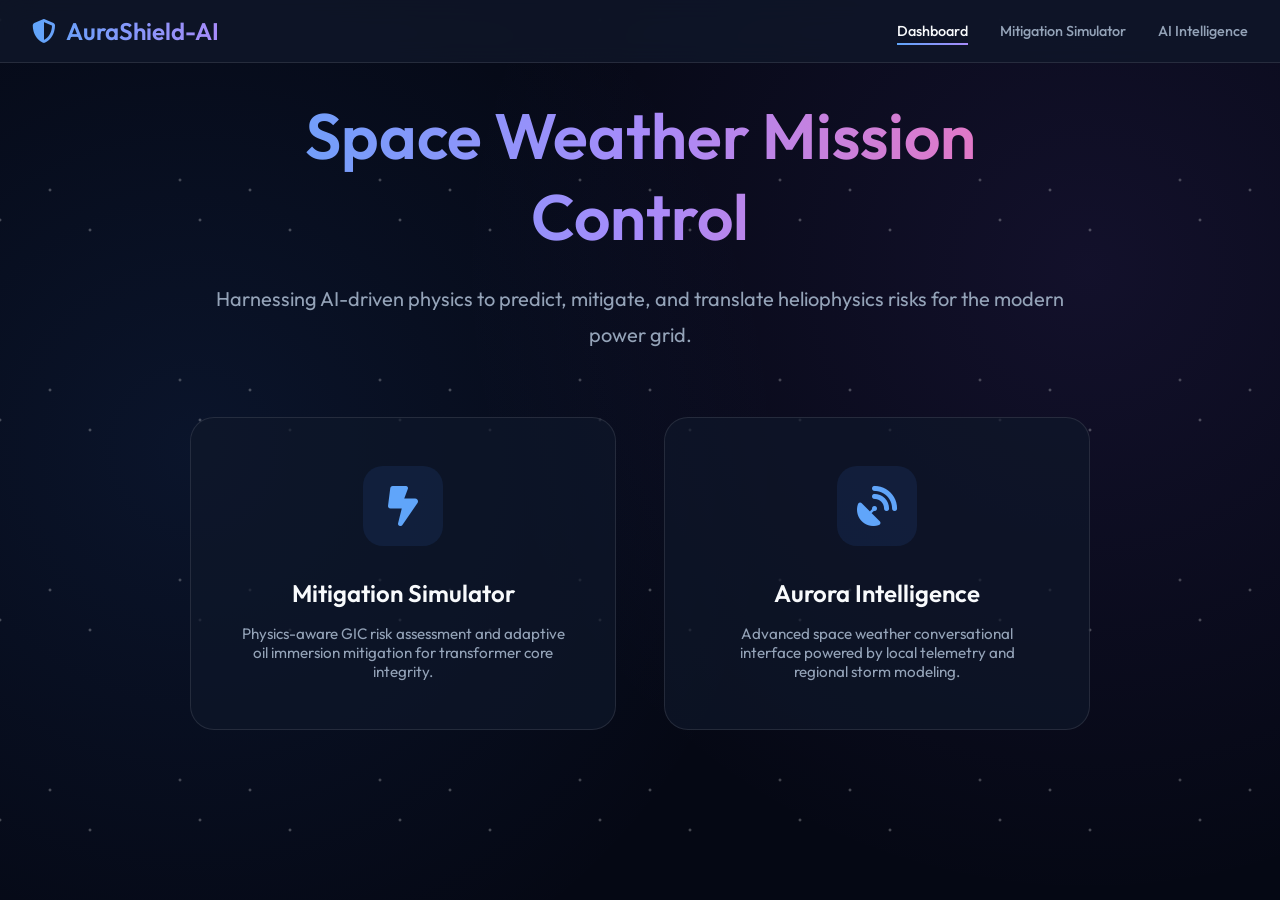
<file: space-weather-chatbot/frontend/index.html>
<!DOCTYPE html>
<html lang="en">
<head>
    <meta charset="UTF-8">
    <meta name="viewport" content="width=device-width, initial-scale=1.0">
    <title>AuraShield-AI | Mission Control Dashboard</title>
    <link rel="preconnect" href="https://fonts.googleapis.com">
    <link rel="preconnect" href="https://fonts.gstatic.com" crossorigin>
    <link href="https://fonts.googleapis.com/css2?family=Outfit:wght@300;400;500;600&display=swap" rel="stylesheet">
    <link href="https://cdnjs.cloudflare.com/ajax/libs/font-awesome/6.4.0/css/all.min.css" rel="stylesheet">
    <link rel="stylesheet" href="style.css">
</head>
<body>

    <div class="stars"></div>

    <nav>
        <div class="nav-brand">
            <i class="fa-solid fa-shield-halved"></i>
            AuraShield-AI
        </div>
        <div class="nav-links">
            <a href="index.html" class="active">Dashboard</a>
            <a href="simulator.html">Mitigation Simulator</a>
            <a href="chatbot.html">AI Intelligence</a>
        </div>
    </nav>

    <main class="single-page-container">
        <section class="hero-section">
            <h1 class="hero-title">Space Weather Mission Control</h1>
            <p class="hero-subtitle">
                Harnessing AI-driven physics to predict, mitigate, and translate heliophysics risks for the modern power grid.
            </p>

            <div class="tool-grid">
                <!-- Simulation Card -->
                <a href="simulator.html" class="tool-card">
                    <div class="tool-icon">
                        <i class="fa-solid fa-bolt-lightning"></i>
                    </div>
                    <h3>Mitigation Simulator</h3>
                    <p>Physics-aware GIC risk assessment and adaptive oil immersion mitigation for transformer core integrity.</p>
                </a>

                <!-- Intelligence Card -->
                <a href="chatbot.html" class="tool-card">
                    <div class="tool-icon">
                        <i class="fa-solid fa-satellite-dish"></i>
                    </div>
                    <h3>Aurora Intelligence</h3>
                    <p>Advanced space weather conversational interface powered by local telemetry and regional storm modeling.</p>
                </a>
            </div>
        </section>
    </main>

    <script src="script.js"></script>
</body>
</html>
</file>
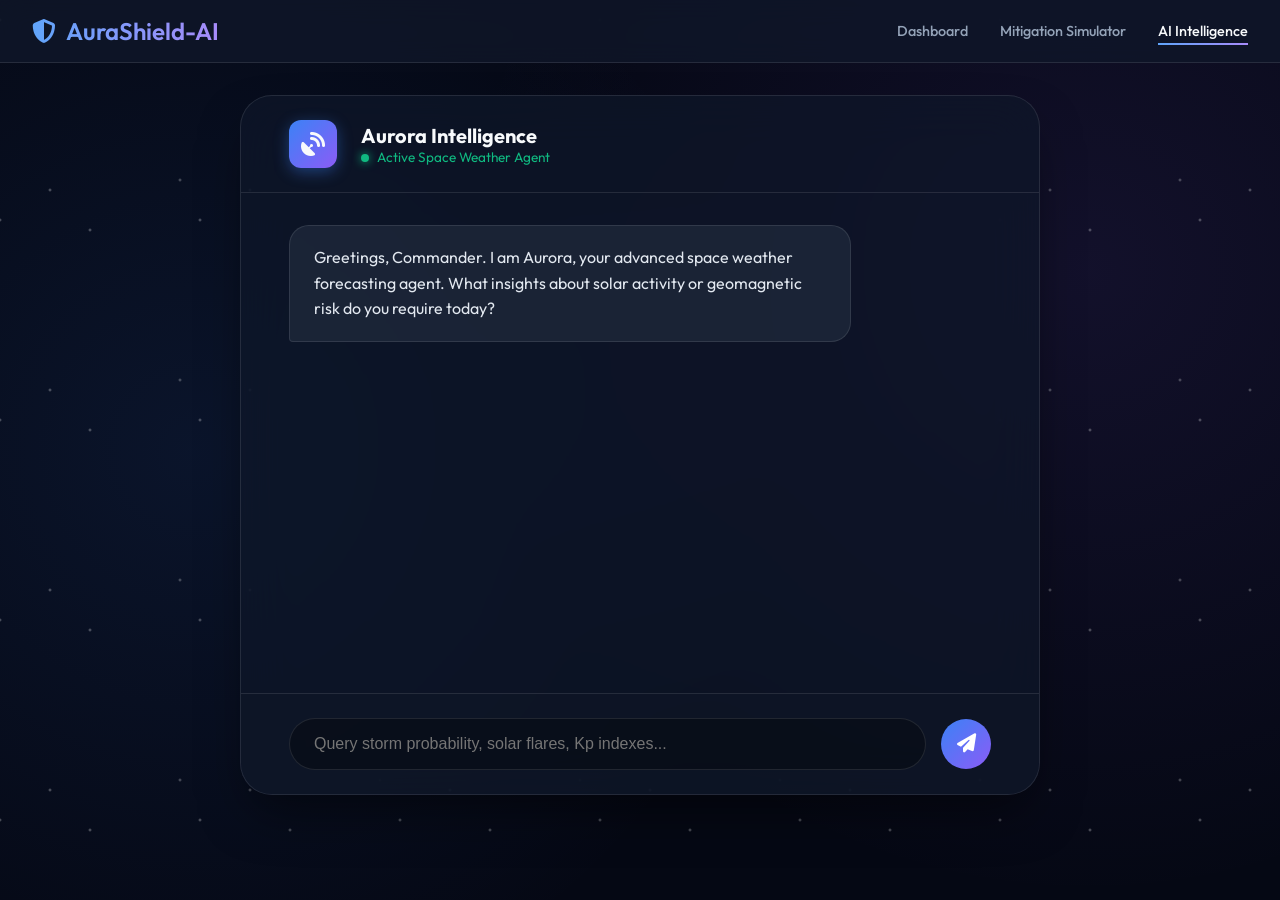
<file: space-weather-chatbot/frontend/chatbot.html>
<!DOCTYPE html>
<html lang="en">
<head>
    <meta charset="UTF-8">
    <meta name="viewport" content="width=device-width, initial-scale=1.0">
    <title>Aurora AI | Space Weather Intelligence</title>
    <link rel="preconnect" href="https://fonts.googleapis.com">
    <link rel="preconnect" href="https://fonts.gstatic.com" crossorigin>
    <link href="https://fonts.googleapis.com/css2?family=Outfit:wght@300;400;500;600&display=swap" rel="stylesheet">
    <link href="https://cdnjs.cloudflare.com/ajax/libs/font-awesome/6.4.0/css/all.min.css" rel="stylesheet">
    <link rel="stylesheet" href="style.css">
</head>
<body>

    <div class="stars"></div>

    <nav>
        <div class="nav-brand">
            <a href="index.html" style="text-decoration: none; color: inherit; display: flex; align-items: center; gap: 10px;">
                <i class="fa-solid fa-shield-halved"></i>
                AuraShield-AI
            </a>
        </div>
        <div class="nav-links">
            <a href="index.html">Dashboard</a>
            <a href="simulator.html">Mitigation Simulator</a>
            <a href="chatbot.html" class="active">AI Intelligence</a>
        </div>
    </nav>

    <main class="single-page-container">
        <section class="glass-panel chat-panel centered-panel">
            <div class="chat-header">
                <div class="chat-icon">
                    <i class="fa-solid fa-satellite-dish"></i>
                </div>
                <div>
                    <h2 style="font-size: 1.25rem;">Aurora Intelligence</h2>
                    <p style="font-size: 0.85rem; color: #10b981;"><span class="status-dot"></span> Active Space Weather Agent</p>
                </div>
            </div>

            <div class="chat-box" id="chat-box">
                <div class="message bot">Greetings, Commander. I am Aurora, your advanced space weather forecasting agent. What insights about solar activity or geomagnetic risk do you require today?</div>
                
                <div class="loading-container" id="loading-indicator">
                    <i class="fa-solid fa-circle-notch fa-spin"></i>
                    <span>Analyzing heliophysics telemetry...</span>
                </div>
            </div>

            <div class="input-area">
                <div class="input-wrapper">
                    <input type="text" id="user-input" placeholder="Query storm probability, solar flares, Kp indexes..." autocomplete="off"/>
                    <button id="send-btn">
                        <i class="fa-solid fa-paper-plane"></i>
                    </button>
                </div>
            </div>
        </section>
    </main>

    <script src="script.js"></script>
</body>
</html>
</file>
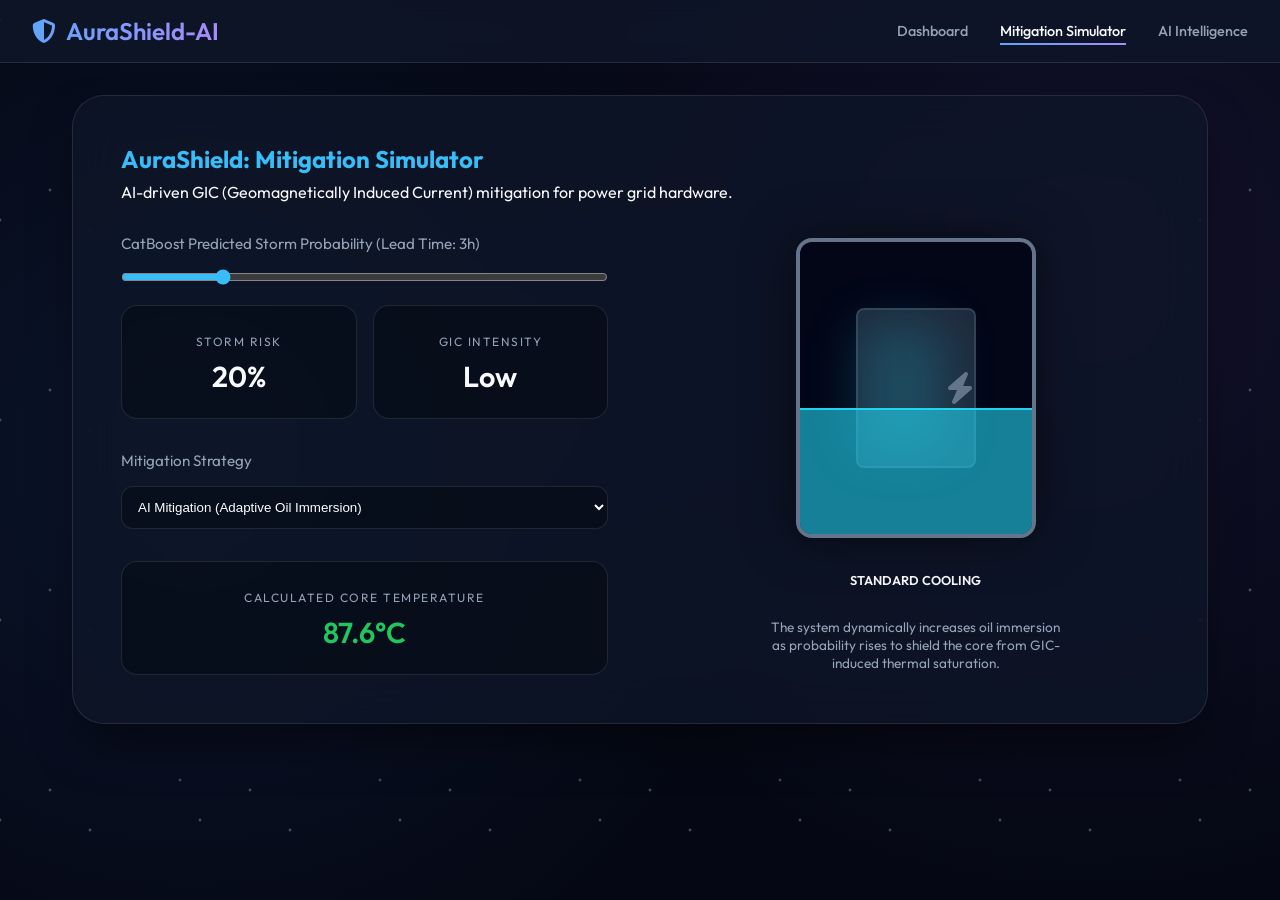
<file: space-weather-chatbot/frontend/simulator.html>
<!DOCTYPE html>
<html lang="en">
<head>
    <meta charset="UTF-8">
    <meta name="viewport" content="width=device-width, initial-scale=1.0">
    <title>AuraShield Simulator | Space Weather Mission Control</title>
    <link rel="preconnect" href="https://fonts.googleapis.com">
    <link rel="preconnect" href="https://fonts.gstatic.com" crossorigin>
    <link href="https://fonts.googleapis.com/css2?family=Outfit:wght@300;400;500;600&display=swap" rel="stylesheet">
    <link href="https://cdnjs.cloudflare.com/ajax/libs/font-awesome/6.4.0/css/all.min.css" rel="stylesheet">
    <link rel="stylesheet" href="style.css">
</head>
<body>

    <div class="stars"></div>

    <nav>
        <div class="nav-brand">
            <a href="index.html" style="text-decoration: none; color: inherit; display: flex; align-items: center; gap: 10px;">
                <i class="fa-solid fa-shield-halved"></i>
                AuraShield-AI
            </a>
        </div>
        <div class="nav-links">
            <a href="index.html">Dashboard</a>
            <a href="simulator.html" class="active">Mitigation Simulator</a>
            <a href="chatbot.html">AI Intelligence</a>
        </div>
    </nav>

    <main class="single-page-container">
        <section class="glass-panel wide-panel">
            <div class="sim-header">
                <h2>AuraShield: Mitigation Simulator</h2>
                <p>AI-driven GIC (Geomagnetically Induced Current) mitigation for power grid hardware.</p>
            </div>

            <div class="sim-content-grid">
                <div class="controls-side">
                    <div class="control-group">
                        <label>CatBoost Predicted Storm Probability (Lead Time: 3h)</label>
                        <input type="range" id="probSlider" min="0" max="1" step="0.01" value="0.2">
                        
                        <div class="stat-grid">
                            <div class="stat-box">
                                <span class="stat-label">Storm Risk</span>
                                <span id="probVal" class="stat-val">20%</span>
                            </div>
                            <div class="stat-box">
                                <span class="stat-label">GIC Intensity</span>
                                <span id="gicVal" class="stat-val">Low</span>
                            </div>
                        </div>
                    </div>

                    <div class="control-group">
                        <label>Mitigation Strategy</label>
                        <select id="modeSelect" style="width: 100%; padding: 12px; border-radius: 12px; background: rgba(0,0,0,0.3); color: white; border: 1px solid var(--glass-border); outline: none;">
                            <option value="auto">AI Mitigation (Adaptive Oil Immersion)</option>
                            <option value="manual">Manual (Standard Cooling Only)</option>
                        </select>
                    </div>

                    <div class="stat-box" style="margin-top: 1rem;">
                        <span class="stat-label">Calculated Core Temperature</span>
                        <span id="tempVal" class="stat-val" style="color: #22c55e;">78.5°C</span>
                    </div>
                </div>

                <div class="visualizer">
                    <div class="tank-exterior">
                        <div id="oil" class="oil-level" style="height: 30%;"></div>
                        <div class="transformer-core" id="coreBody">
                            <div id="glow" class="core-glow"></div>
                            <i class="fa-solid fa-bolt" style="position: relative; z-index: 5; color: #64748b; font-size: 2rem;"></i>
                        </div>
                    </div>
                    <div id="mitigationStatus" class="mitigation-badge inactive">Standard Cooling</div>
                    <p style="font-size: 0.85rem; color: var(--text-muted); margin-top: 20px; text-align: center; max-width: 300px;">
                        The system dynamically increases oil immersion as probability rises to shield the core from GIC-induced thermal saturation.
                    </p>
                </div>
            </div>
        </section>
    </main>

    <script src="script.js"></script>
</body>
</html>
</file>
<file: space-weather-chatbot/frontend/style.css>
:root {
    /* Color Palette - Deep Space Theme */
    --bg-color: #050814;
    --card-bg: rgba(15, 23, 42, 0.7);
    --glass-border: rgba(255, 255, 255, 0.1);
    --primary-glow: #3b82f6;
    --accent-glow: #8b5cf6;
    --text-main: #f8fafc;
    --text-muted: #94a3b8;

    /* Transformer Colors */
    --oil-color: rgba(34, 211, 238, 0.6);
    --core-hot: #ef4444;
    --core-safe: #22c55e;

    /* Message Colors */
    --user-msg: linear-gradient(135deg, #3b82f6, #8b5cf6);
    --bot-msg: rgba(30, 41, 59, 0.8);
}

* {
    box-sizing: border-box;
    margin: 0;
    padding: 0;
}

body {
    font-family: 'Outfit', sans-serif;
    background-color: var(--bg-color);
    background-image:
        radial-gradient(circle at 15% 50%, rgba(59, 130, 246, 0.1) 0%, transparent 50%),
        radial-gradient(circle at 85% 30%, rgba(139, 92, 246, 0.1) 0%, transparent 50%);
    background-size: cover;
    background-attachment: fixed;
    color: var(--text-main);
    min-height: 100vh;
    overflow-x: hidden;
    position: relative;
}

/* --- Animated Stars --- */
.stars {
    position: fixed;
    top: 0;
    left: 0;
    width: 100%;
    height: 100%;
    pointer-events: none;
    z-index: 0;
    opacity: 0.4;
}

.stars::after {
    content: "";
    position: absolute;
    top: -50%;
    left: -50%;
    width: 200%;
    height: 200%;
    background-image:
        radial-gradient(2px 2px at 20px 30px, #eee, rgba(0, 0, 0, 0)),
        radial-gradient(2px 2px at 40px 70px, #fff, rgba(0, 0, 0, 0)),
        radial-gradient(2px 2px at 90px 40px, #fff, rgba(0, 0, 0, 0)),
        radial-gradient(2px 2px at 130px 80px, #fff, rgba(0, 0, 0, 0));
    background-repeat: repeat;
    background-size: 200px 200px;
    animation: animateStars 120s linear infinite;
}

@keyframes animateStars {
    0% {
        transform: rotate(0deg);
    }

    100% {
        transform: rotate(360deg);
    }
}

/* --- Navigation Bar --- */
nav {
    position: sticky;
    top: 0;
    z-index: 100;
    background: rgba(15, 23, 42, 0.8);
    backdrop-filter: blur(12px);
    border-bottom: 1px solid var(--glass-border);
    padding: 1rem 2rem;
    display: flex;
    justify-content: space-between;
    align-items: center;
}

.nav-brand {
    font-size: 1.5rem;
    font-weight: 600;
    background: linear-gradient(to right, #60a5fa, #a78bfa);
    -webkit-background-clip: text;
    background-clip: text;
    -webkit-text-fill-color: transparent;
    display: flex;
    align-items: center;
    gap: 10px;
}

.nav-links {
    display: flex;
    gap: 2rem;
}

.nav-links a {
    color: var(--text-muted);
    text-decoration: none;
    font-size: 0.9rem;
    font-weight: 500;
    transition: color 0.3s;
    position: relative;
    padding: 5px 0;
}

.nav-links a:hover,
.nav-links a.active {
    color: var(--text-main);
}

.nav-links a.active::after {
    content: "";
    position: absolute;
    bottom: 0;
    left: 0;
    width: 100%;
    height: 2px;
    background: linear-gradient(to right, #60a5fa, #a78bfa);
}

/* --- Container Management --- */
.single-page-container {
    max-width: 1200px;
    margin: 2rem auto;
    padding: 0 2rem;
    position: relative;
    z-index: 10;
    display: flex;
    justify-content: center;
}

.glass-panel {
    background: var(--card-bg);
    backdrop-filter: blur(24px);
    border: 1px solid var(--glass-border);
    border-radius: 32px;
    padding: 3rem;
    box-shadow: 0 25px 50px -12px rgba(0, 0, 0, 0.5);
}

.wide-panel {
    width: 100%;
}

.centered-panel {
    width: 100%;
    max-width: 800px;
}

/* --- Simulator Specifics --- */
.sim-content-grid {
    display: grid;
    grid-template-columns: 1fr 1fr;
    gap: 4rem;
    margin-top: 2rem;
}

@media (max-width: 900px) {
    .sim-content-grid {
        grid-template-columns: 1fr;
    }
}

.sim-header h2 {
    font-size: 1.5rem;
    color: #38bdf8;
    margin-bottom: 0.5rem;
}

.control-group {
    margin-bottom: 2rem;
}

label {
    display: block;
    margin-bottom: 1rem;
    font-size: 0.95rem;
    color: var(--text-muted);
}

input[type=range] {
    width: 100%;
    cursor: pointer;
    accent-color: #38bdf8;
}

.stat-grid {
    display: grid;
    grid-template-columns: 1fr 1fr;
    gap: 1rem;
    margin-top: 1rem;
}

.stat-box {
    background: rgba(0, 0, 0, 0.3);
    padding: 1.5rem;
    border-radius: 16px;
    border: 1px solid var(--glass-border);
    text-align: center;
}

.stat-label {
    font-size: 0.75rem;
    color: var(--text-muted);
    text-transform: uppercase;
    letter-spacing: 1.5px;
}

.stat-val {
    font-size: 1.8rem;
    font-weight: 600;
    display: block;
    margin-top: 8px;
}

.visualizer {
    display: flex;
    flex-direction: column;
    align-items: center;
    justify-content: center;
}

.tank-exterior {
    width: 240px;
    height: 300px;
    border: 4px solid #64748b;
    border-radius: 16px;
    position: relative;
    overflow: hidden;
    background: #020617;
    box-shadow: 0 0 50px rgba(0, 0, 0, 0.5);
}

.oil-level {
    position: absolute;
    bottom: 0;
    width: 100%;
    background: var(--oil-color);
    transition: height 0.8s cubic-bezier(0.4, 0, 0.2, 1);
    border-top: 2px solid #22d3ee;
    z-index: 2;
}

.transformer-core {
    position: absolute;
    top: 50%;
    left: 50%;
    transform: translate(-50%, -50%);
    width: 120px;
    height: 160px;
    background: #1e293b;
    border-radius: 8px;
    z-index: 1;
    transition: all 0.5s ease;
    display: flex;
    align-items: center;
    justify-content: center;
    border: 2px solid #334155;
}

.core-glow {
    width: 80%;
    height: 80%;
    border-radius: 8px;
    filter: blur(25px);
    transition: background 0.5s ease;
}

.mitigation-badge {
    margin-top: 24px;
    padding: 10px 24px;
    border-radius: 100px;
    font-size: 0.8rem;
    font-weight: 600;
    text-transform: uppercase;
    transition: all 0.3s;
}

/* --- Chatbot Specifics --- */
.chat-panel {
    height: 700px;
    display: flex;
    flex-direction: column;
    overflow: hidden;
    padding: 0;
}

.chat-header {
    padding: 1.5rem 3rem;
    border-bottom: 1px solid var(--glass-border);
    display: flex;
    align-items: center;
    gap: 1.5rem;
}

.chat-icon {
    width: 48px;
    height: 48px;
    background: var(--user-msg);
    border-radius: 12px;
    display: flex;
    justify-content: center;
    align-items: center;
    font-size: 1.5rem;
    box-shadow: 0 4px 15px rgba(59, 130, 246, 0.4);
}

.chat-box {
    flex: 1;
    padding: 2rem 3rem;
    overflow-y: auto;
    display: flex;
    flex-direction: column;
    gap: 1.5rem;
    scroll-behavior: smooth;
}

.chat-box::-webkit-scrollbar {
    width: 6px;
}

.chat-box::-webkit-scrollbar-thumb {
    background: rgba(255, 255, 255, 0.1);
    border-radius: 10px;
}

.message {
    max-width: 80%;
    padding: 1.2rem 1.5rem;
    border-radius: 20px;
    font-size: 1rem;
    line-height: 1.6;
    opacity: 0;
    transform: translateY(10px);
    animation: messageAppear 0.4s ease forwards;
}

@keyframes messageAppear {
    to {
        opacity: 1;
        transform: translateY(0);
    }
}

.message.bot {
    background: var(--bot-msg);
    align-self: flex-start;
    border-bottom-left-radius: 4px;
    border: 1px solid var(--glass-border);
    color: #e2e8f0;
}

.message.user {
    background: var(--user-msg);
    align-self: flex-end;
    border-bottom-right-radius: 4px;
    color: #ffffff;
    box-shadow: 0 10px 25px rgba(59, 130, 246, 0.25);
}

.status-dot {
    display: inline-block;
    width: 8px;
    height: 8px;
    background: #10b981;
    border-radius: 50%;
    box-shadow: 0 0 10px #10b981;
    margin-right: 5px;
}

.input-area {
    padding: 1.5rem 3rem;
    background: rgba(15, 23, 42, 0.4);
    border-top: 1px solid var(--glass-border);
}

.input-wrapper {
    display: flex;
    align-items: center;
    gap: 15px;
}

input[type="text"] {
    flex: 1;
    padding: 1rem 1.5rem;
    border-radius: 100px;
    background: rgba(0, 0, 0, 0.3);
    border: 1px solid var(--glass-border);
    color: white;
    font-size: 1rem;
    outline: none;
    transition: 0.3s;
}

input[type="text"]:focus {
    border-color: var(--primary-glow);
    box-shadow: 0 0 15px rgba(59, 130, 246, 0.2);
}

button#send-btn {
    width: 50px;
    height: 50px;
    border-radius: 50%;
    background: var(--user-msg);
    border: none;
    color: white;
    cursor: pointer;
    transition: 0.3s;
    display: flex;
    justify-content: center;
    align-items: center;
    font-size: 1.2rem;
}

button#send-btn:hover {
    transform: scale(1.1) rotate(-10deg);
    box-shadow: 0 5px 20px rgba(59, 130, 246, 0.4);
}

.loading-container {
    display: flex;
    align-items: center;
    gap: 12px;
    padding: 1rem;
    color: var(--text-muted);
    font-size: 0.9rem;
    font-style: italic;
    display: none;
}

/* --- Landing Page / Index --- */
.hero-section {
    text-align: center;
    max-width: 900px;
}

.hero-title {
    font-size: 4rem;
    font-weight: 600;
    background: linear-gradient(to right, #60a5fa, #a78bfa, #f472b6);
    -webkit-background-clip: text;
    background-clip: text;
    -webkit-text-fill-color: transparent;
    margin-bottom: 1.5rem;
}

.hero-subtitle {
    font-size: 1.25rem;
    color: var(--text-muted);
    line-height: 1.8;
    margin-bottom: 4rem;
}

.tool-grid {
    display: grid;
    grid-template-columns: 1fr 1fr;
    gap: 3rem;
}

.tool-card {
    background: var(--card-bg);
    border: 1px solid var(--glass-border);
    border-radius: 24px;
    padding: 3rem;
    text-decoration: none;
    color: inherit;
    transition: all 0.4s cubic-bezier(0.165, 0.84, 0.44, 1);
    display: flex;
    flex-direction: column;
    align-items: center;
    position: relative;
    overflow: hidden;
}

.tool-card::before {
    content: "";
    position: absolute;
    top: 0;
    left: 0;
    width: 100%;
    height: 100%;
    background: linear-gradient(135deg, rgba(59, 130, 246, 0.1), rgba(139, 92, 246, 0.1));
    opacity: 0;
    transition: 0.4s;
}

.tool-card:hover {
    transform: translateY(-10px);
    border-color: rgba(96, 165, 250, 0.5);
    box-shadow: 0 30px 60px -12px rgba(0, 0, 0, 0.5), 0 0 40px rgba(59, 130, 246, 0.1);
}

.tool-card:hover::before {
    opacity: 1;
}

.tool-icon {
    width: 80px;
    height: 80px;
    background: rgba(59, 130, 246, 0.1);
    border-radius: 20px;
    display: flex;
    justify-content: center;
    align-items: center;
    font-size: 2.5rem;
    color: #60a5fa;
    margin-bottom: 2rem;
    transition: 0.4s;
}

.tool-card:hover .tool-icon {
    background: var(--user-msg);
    color: white;
    transform: scale(1.1);
}

.tool-card h3 {
    font-size: 1.5rem;
    margin-bottom: 1rem;
    font-weight: 600;
}

.tool-card p {
    font-size: 0.95rem;
    color: var(--text-muted);
    text-align: center;
}

@media (max-width: 800px) {
    .tool-grid {
        grid-template-columns: 1fr;
    }

    .hero-title {
        font-size: 2.5rem;
    }
}
</file>
